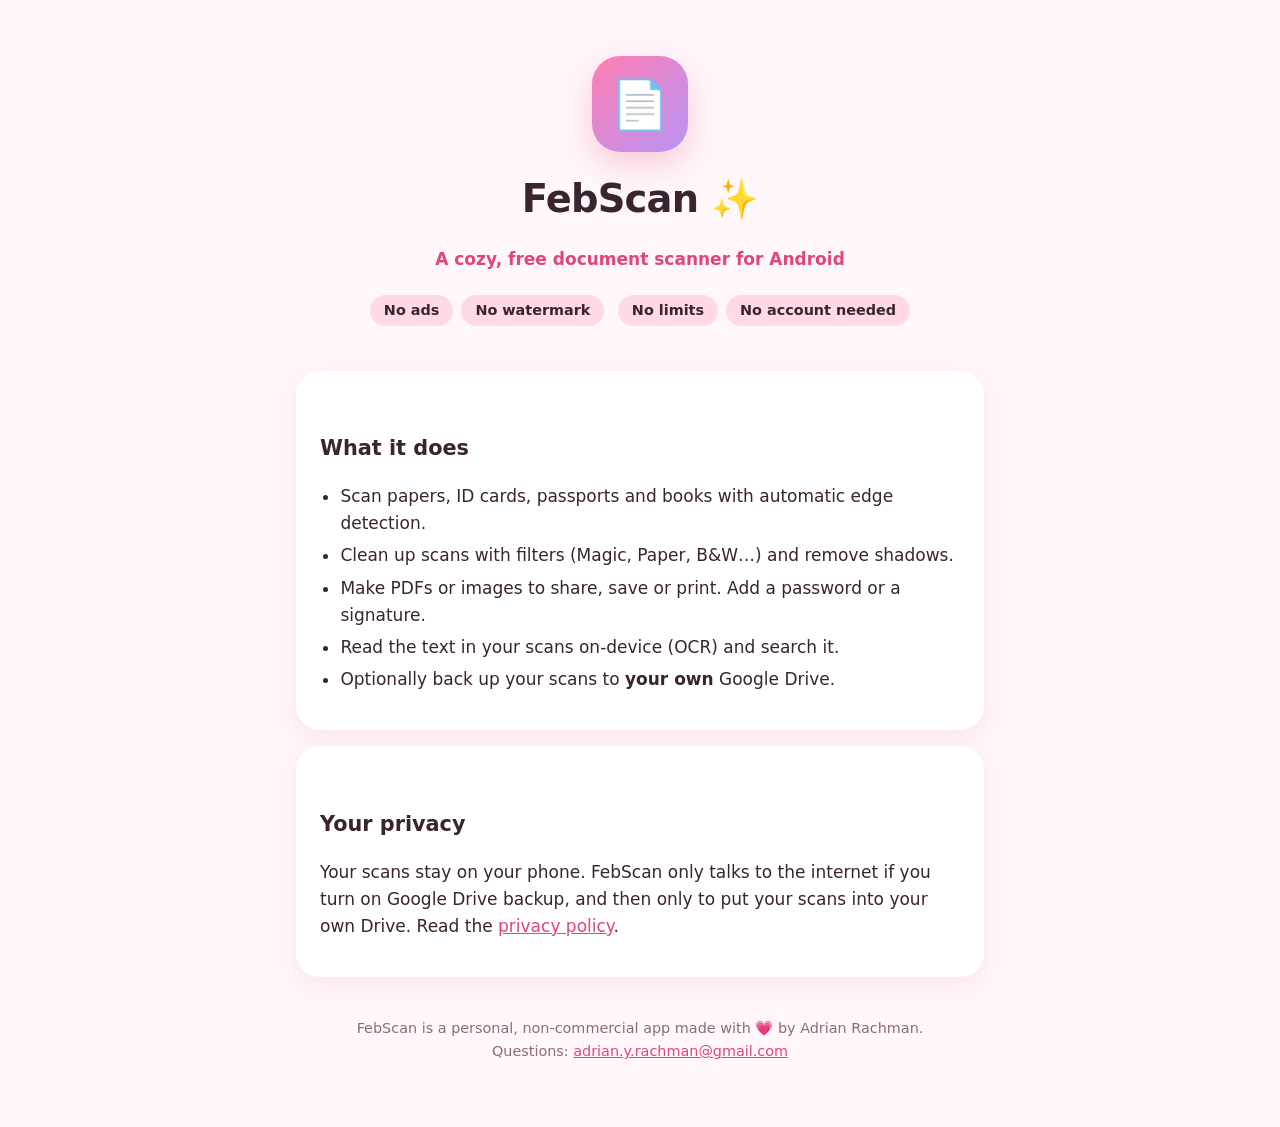
<file: index.html>
<!doctype html>
<html lang="en">
<head>
  <meta charset="utf-8">
  <meta name="viewport" content="width=device-width, initial-scale=1">
  <title>FebScan</title>
  <meta name="description" content="FebScan: a free, ad-free document scanner for Android.">
  <link rel="stylesheet" href="style.css">
</head>
<body>
<main>
  <div class="hero">
    <div class="logo">📄</div>
    <h1>FebScan ✨</h1>
    <p class="tag">A cozy, free document scanner for Android</p>
    <p>
      <span class="pill">No ads</span><span class="pill">No watermark</span>
      <span class="pill">No limits</span><span class="pill">No account needed</span>
    </p>
  </div>

  <div class="card">
    <h2>What it does</h2>
    <ul>
      <li>Scan papers, ID cards, passports and books with automatic edge detection.</li>
      <li>Clean up scans with filters (Magic, Paper, B&amp;W…) and remove shadows.</li>
      <li>Make PDFs or images to share, save or print. Add a password or a signature.</li>
      <li>Read the text in your scans on-device (OCR) and search it.</li>
      <li>Optionally back up your scans to <strong>your own</strong> Google Drive.</li>
    </ul>
  </div>

  <div class="card">
    <h2>Your privacy</h2>
    <p>
      Your scans stay on your phone. FebScan only talks to the internet if you turn on
      Google Drive backup, and then only to put your scans into your own Drive.
      Read the <a href="privacy.html">privacy policy</a>.
    </p>
  </div>

  <footer>
    FebScan is a personal, non-commercial app made with 💗 by Adrian Rachman.<br>
    Questions: <a href="mailto:adrian.y.rachman@gmail.com">adrian.y.rachman@gmail.com</a>
  </footer>
</main>
</body>
</html>
</file>
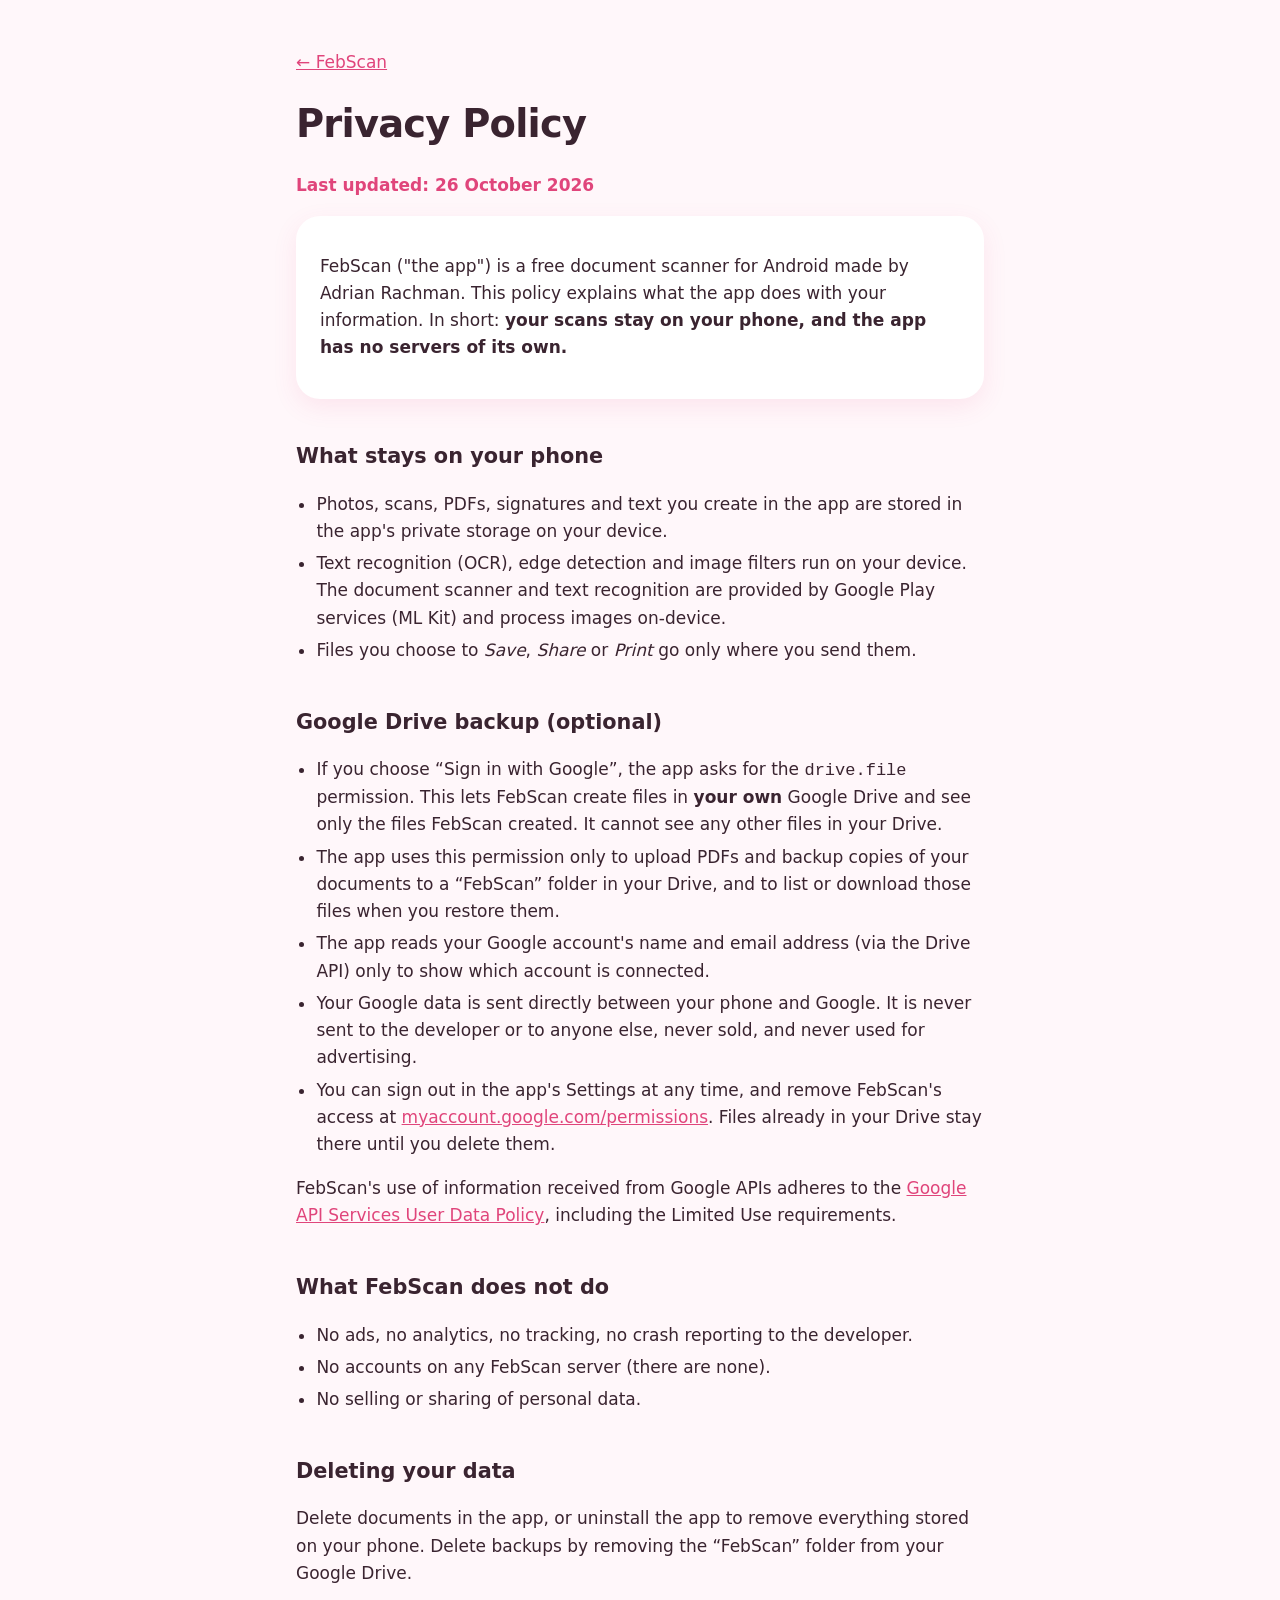
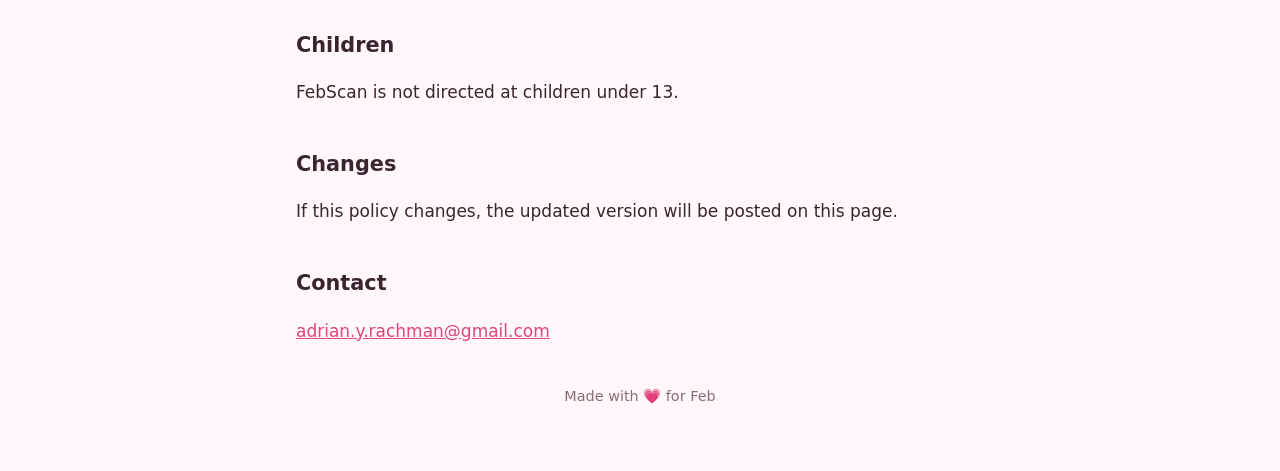
<file: privacy.html>
<!doctype html>
<html lang="en">
<head>
  <meta charset="utf-8">
  <meta name="viewport" content="width=device-width, initial-scale=1">
  <title>FebScan Privacy Policy</title>
  <link rel="stylesheet" href="style.css">
</head>
<body>
<main>
  <p><a href="index.html">← FebScan</a></p>
  <h1>Privacy Policy</h1>
  <p class="tag">Last updated: 26 October 2026</p>

  <div class="card">
    <p>
      FebScan ("the app") is a free document scanner for Android made by Adrian Rachman.
      This policy explains what the app does with your information. In short:
      <strong>your scans stay on your phone, and the app has no servers of its own.</strong>
    </p>
  </div>

  <h2>What stays on your phone</h2>
  <ul>
    <li>Photos, scans, PDFs, signatures and text you create in the app are stored in the
      app's private storage on your device.</li>
    <li>Text recognition (OCR), edge detection and image filters run on your device. The
      document scanner and text recognition are provided by Google Play services (ML Kit)
      and process images on-device.</li>
    <li>Files you choose to <em>Save</em>, <em>Share</em> or <em>Print</em> go only where you send them.</li>
  </ul>

  <h2>Google Drive backup (optional)</h2>
  <ul>
    <li>If you choose “Sign in with Google”, the app asks for the
      <code>drive.file</code> permission. This lets FebScan create files in
      <strong>your own</strong> Google Drive and see only the files FebScan created.
      It cannot see any other files in your Drive.</li>
    <li>The app uses this permission only to upload PDFs and backup copies of your
      documents to a “FebScan” folder in your Drive, and to list or download those files
      when you restore them.</li>
    <li>The app reads your Google account's name and email address (via the Drive API) only
      to show which account is connected.</li>
    <li>Your Google data is sent directly between your phone and Google. It is never sent
      to the developer or to anyone else, never sold, and never used for advertising.</li>
    <li>You can sign out in the app's Settings at any time, and remove FebScan's access at
      <a href="https://myaccount.google.com/permissions">myaccount.google.com/permissions</a>.
      Files already in your Drive stay there until you delete them.</li>
  </ul>
  <p>
    FebScan's use of information received from Google APIs adheres to the
    <a href="https://developers.google.com/terms/api-services-user-data-policy">Google API
    Services User Data Policy</a>, including the Limited Use requirements.
  </p>

  <h2>What FebScan does not do</h2>
  <ul>
    <li>No ads, no analytics, no tracking, no crash reporting to the developer.</li>
    <li>No accounts on any FebScan server (there are none).</li>
    <li>No selling or sharing of personal data.</li>
  </ul>

  <h2>Deleting your data</h2>
  <p>
    Delete documents in the app, or uninstall the app to remove everything stored on your
    phone. Delete backups by removing the “FebScan” folder from your Google Drive.
  </p>

  <h2>Children</h2>
  <p>FebScan is not directed at children under 13.</p>

  <h2>Changes</h2>
  <p>If this policy changes, the updated version will be posted on this page.</p>

  <h2>Contact</h2>
  <p><a href="mailto:adrian.y.rachman@gmail.com">adrian.y.rachman@gmail.com</a></p>

  <footer>Made with 💗 for Feb</footer>
</main>
</body>
</html>
</file>
<file: style.css>
:root {
  --bg: #fff7fa;
  --card: #ffffff;
  --ink: #3a2430;
  --muted: #8a6b7a;
  --pink: #e0457b;
  --soft: #ffd9e6;
  --lav: #b794f6;
  --grad: linear-gradient(135deg, #ff7eb3, #b794f6);
}
@media (prefers-color-scheme: dark) {
  :root {
    --bg: #1d1319;
    --card: #261a21;
    --ink: #f7e3ec;
    --muted: #c9a9b8;
    --pink: #ff9dbf;
    --soft: #5a2a40;
  }
}
* { box-sizing: border-box; }
body {
  margin: 0;
  background: var(--bg);
  color: var(--ink);
  font: 17px/1.6 "Nunito", ui-rounded, system-ui, -apple-system, "Segoe UI", sans-serif;
}
main { max-width: 720px; margin: 0 auto; padding: 32px 16px 64px; }
.hero { text-align: center; padding: 24px 0 8px; }
.logo {
  width: 96px; height: 96px; border-radius: 28px; margin: 0 auto 16px;
  background: var(--grad); display: grid; place-items: center; font-size: 48px;
  box-shadow: 0 12px 32px rgba(224, 69, 123, .25);
}
h1 { font-size: 2.4rem; margin: .2em 0; letter-spacing: -.02em; }
h2 { font-size: 1.3rem; margin-top: 2em; }
.tag { color: var(--pink); font-weight: 700; }
.card {
  background: var(--card); border-radius: 24px; padding: 20px 24px; margin: 16px 0;
  box-shadow: 0 8px 24px rgba(224, 69, 123, .10);
}
ul { padding-left: 1.2em; }
li { margin: .3em 0; }
a { color: var(--pink); }
.pill {
  display: inline-block; background: var(--soft); border-radius: 999px;
  padding: 4px 14px; margin: 4px; font-weight: 700; font-size: .9rem;
}
footer { text-align: center; color: var(--muted); font-size: .9rem; margin-top: 40px; }
</file>
